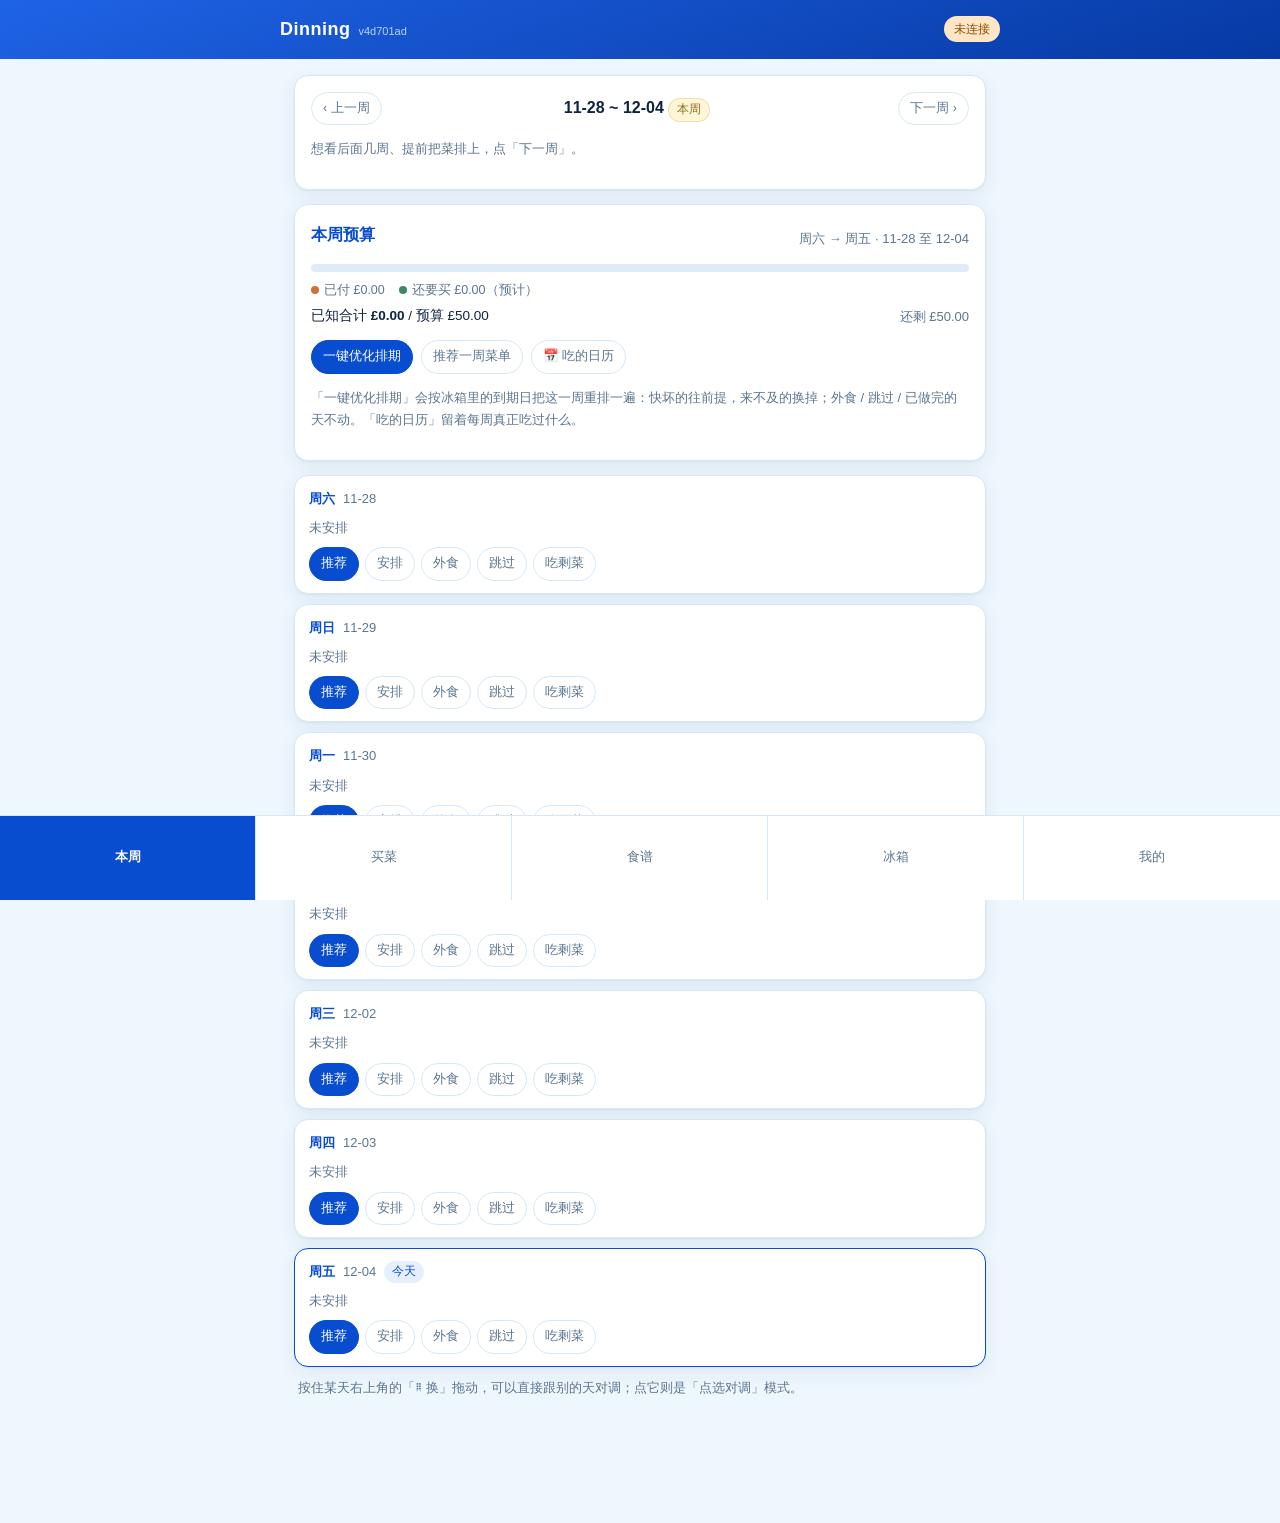
<file: index.html>
<!DOCTYPE html>
<html lang="zh-CN">
<head>
<meta charset="UTF-8">
<meta name="viewport" content="width=device-width, initial-scale=1">
<title>Dinning</title>
<meta http-equiv="refresh" content="0; url=./app/">
</head>
<body>
<p>正在跳转到 <a href="./app/">Dinning 应用</a>…</p>
<script>location.replace("./app/");</script>
</body>
</html>
</file>
<file: app/styles.css>
:root {
  --bg: #eef7fe;
  --card: #ffffff;
  --ink: #0f2440;
  --muted: #5b7590;
  --line: #d5e8f8;
  --accent: #084ccf;
  --accent-soft: #e6effd; /* 主色浅底：选中态、待办标签 */
  --accent-deep: #0639a3; /* 主色深一档：顶栏渐变、强调 */
  --green: #2f6b4f;
  --red: #b3261e;
  --radius: 14px;
  --shadow: 0 1px 2px rgba(15, 36, 64, .05), 0 6px 20px rgba(15, 36, 64, .07);
}

* { box-sizing: border-box; }
html { -webkit-text-size-adjust: 100%; }
body {
  margin: 0;
  background: var(--bg);
  color: var(--ink);
  font-family: -apple-system, BlinkMacSystemFont, "PingFang SC", "Microsoft YaHei", "Noto Sans CJK SC", sans-serif;
  font-size: 16px;
  line-height: 1.7;
  padding-bottom: calc(min(20vw, 84px) + 16px);
}

.topbar {
  position: sticky;
  top: 0;
  z-index: 20;
  background: linear-gradient(160deg, #1f63e6, var(--accent-deep));
  color: #fff;
  padding: 14px 16px;
}
.topbar-inner { max-width: 720px; margin: 0 auto; display: flex; align-items: center; justify-content: space-between; }
.topbar h1 { margin: 0; font-size: 18px; letter-spacing: .5px; }
.build { margin-left: 8px; font-size: 11px; font-weight: 400; opacity: .72; letter-spacing: 0; }
.badge { font-size: 12px; padding: 3px 10px; border-radius: 999px; background: rgba(255,255,255,.18); }
.badge.good { background: #cfe9d8; color: #1d4a33; }
.badge.warn { background: #ffe6c7; color: #8a4b04; }
.badge.bad { background: #ffd9d6; color: #8c1d16; }

.view { max-width: 720px; margin: 0 auto; padding: 16px 14px 24px; }

.card {
  background: var(--card);
  border: 1px solid var(--line);
  border-radius: var(--radius);
  box-shadow: var(--shadow);
  padding: 16px;
  margin-bottom: 14px;
}
.card h2 { margin: 0 0 10px; font-size: 16px; color: var(--accent); }

.row { display: flex; align-items: center; gap: 10px; }
.row.between { justify-content: space-between; }
.row.end { justify-content: flex-end; }
.muted { color: var(--muted); font-size: 13px; }
.warn { color: var(--accent); }
.over-text { color: var(--red); }
.done { color: var(--green); }

button { font: inherit; cursor: pointer; }
button.primary { background: var(--accent); color: #fff; border: none; border-radius: 999px; padding: 9px 16px; font-size: 14px; }
button.secondary { background: #fff; color: var(--muted); border: 1px solid var(--line); border-radius: 999px; padding: 9px 16px; font-size: 14px; }
button.mini { font-size: 12.5px; padding: 5px 11px; border-radius: 999px; border: 1px solid var(--line); background: #fff; color: var(--muted); }
button.mini.primary { background: var(--accent); color: #fff; border-color: var(--accent); }
button.mini.danger-mini { color: var(--red); border-color: #f0c7c3; }
button.danger { background: #fff; color: var(--red); border: 1px solid #f0c7c3; border-radius: 999px; padding: 9px 16px; font-size: 14px; margin-right: auto; }
.fridge-item { cursor: pointer; }
.log-item { display: flex; gap: 10px; align-items: flex-start; padding: 10px 2px; border-bottom: 1px dashed #e7f0f9; }
.log-item:last-child { border-bottom: none; }
.log-msg { font-size: 14px; }
.exp-expired { color: var(--red); font-weight: 600; }
.exp-soon { color: var(--accent); font-weight: 600; }
.conflict-item { display: flex; gap: 10px; align-items: flex-start; padding: 10px 2px; border-bottom: 1px dashed #e7f0f9; }
.conflict-item:last-child { border-bottom: none; }
.ing-row { display: flex; gap: 8px; align-items: center; padding: 7px 0; border-bottom: 1px dashed #e7f0f9; }
.ing-row:last-child { border-bottom: none; }
.store-row { display: flex; gap: 8px; align-items: center; padding: 7px 0; border-bottom: 1px dashed #e7f0f9; }
.store-row:last-child { border-bottom: none; }
.store-row .ing-name { flex: 1; font-size: 14px; }
.store-row select { width: 8.5em; padding: 6px 8px; }
.ing-row .ing-name { flex: 1; font-size: 14px; min-width: 0; }
.ing-row input[type="number"], .ing-row input[type="text"] { width: 5.5em; padding: 6px 8px; }
.ing-row input.unit-input { width: 4em; }
.ing-row select.unit-input { width: 4.6em; flex: 0 0 auto; padding: 6px 8px; }
.ing-row input[type="number"] { width: 4.6em; }
.ing-row select { flex: 1; }
.chips { display: flex; gap: 6px; overflow-x: auto; padding: 10px 0 2px; }
.chips::-webkit-scrollbar { display: none; }
.pick-list { display: grid; grid-template-columns: 1fr 1fr; gap: 6px; margin: 8px 0 10px; }
.pick-list:empty { display: none; }
.pick { display: flex; justify-content: space-between; align-items: baseline; gap: 6px; text-align: left; font-size: 13.5px; padding: 8px 10px; border-radius: 9px; border: 1px solid var(--line); background: #fff; color: var(--ink); }
.pick.active { border-color: var(--accent); background: var(--accent-soft); }
.pick .muted { font-size: 11.5px; }
.chip { flex: 0 0 auto; font-size: 12.5px; padding: 5px 12px; border-radius: 999px; border: 1px solid var(--line); background: #fff; color: var(--muted); }
.chip.active { background: var(--accent); color: #fff; border-color: var(--accent); }
.chip .muted { color: inherit; opacity: .68; font-size: 11px; }
/* 日志可能很长，固定高度内部滚动，别把整页撑开 */
.log-list { max-height: min(46vh, 320px); overflow-y: auto; -webkit-overflow-scrolling: touch; }
.actions { display: flex; flex-wrap: wrap; gap: 8px; margin-top: 12px; }

.bar { height: 8px; background: #dfebf7; border-radius: 999px; overflow: hidden; margin: 6px 0 8px; }
.bar i { display: block; height: 100%; background: linear-gradient(90deg, #2f6b4f, #4f9a72); }
/* 预算条：已付那一段用琥珀色，还要买的那段绿色，超支整条变红（over 放最后，优先级最高） */
.bar i.paid { background: linear-gradient(90deg, #084ccf, #e0a05a); }
.bar i.estimate { background: linear-gradient(90deg, #2f6b4f, #4f9a72); }
.bar i.over { background: linear-gradient(90deg, #b3261e, #e05a4a); }
.legend { display: flex; gap: 14px; font-size: 12.5px; margin: 0 0 4px; }
.legend .dot { display: inline-block; width: 8px; height: 8px; border-radius: 50%; margin-right: 5px; }
.legend .dot.paid { background: #d0703a; }
.legend .dot.estimate { background: #3f8663; }
.legend .dot.ok { background: var(--green); }
.legend .dot.soon { background: #d98324; }
.legend .dot.expired { background: var(--red); }
.legend .dot.unknown { background: #c9d9e9; }

/* 食材按新鲜度上色：左边一条色带，扫一眼就知道先吃哪个 */
.fridge-item { border-left: 3px solid transparent; padding-left: 9px; }
.fridge-item.fresh-ok { border-left-color: var(--green); }
.fridge-item.fresh-soon { border-left-color: #d98324; background: #fffaf2; }
.fridge-item.fresh-expired { border-left-color: var(--red); background: #fff6f5; }
.fridge-item.fresh-unknown { border-left-color: #dbe8f4; }

/* 一行单选（采购点 / 位置 / 日期类型）：点一下就是选中，不用先展开下拉 */
.radio-row { display: flex; flex-wrap: wrap; gap: 6px; margin: 6px 0 2px; }
.radio-row .chip { cursor: pointer; }
.field { display: block; margin: 10px 0 2px; }
.field-label { display: block; font-size: 13px; color: var(--muted); margin-bottom: 2px; }

/* 冰箱库存的分组头：点一下折叠/展开 */
.group-head {
  display: flex;
  align-items: center;
  justify-content: space-between;
  width: 100%;
  gap: 8px;
  margin: 10px 0 2px;
  padding: 8px 10px;
  font: inherit;
  font-size: 13.5px;
  font-weight: 600;
  color: var(--ink);
  background: #eef7fe;
  border: 1px solid var(--line);
  border-radius: 10px;
  cursor: pointer;
}
.group-head .muted { font-weight: 400; }
.over-line { color: var(--red); font-size: 13px; font-weight: 600; margin: 4px 0 0; }
.budget-row { justify-content: space-between; font-size: 13.5px; }

.days { display: flex; flex-direction: column; gap: 10px; }
.day-card { background: var(--card); border: 1px solid var(--line); border-radius: var(--radius); box-shadow: var(--shadow); padding: 12px 14px; }
.day-card.today { border-color: var(--accent); }
.day-head { display: flex; align-items: center; gap: 8px; font-size: 13px; color: var(--muted); }
.day-name { font-weight: 600; color: var(--accent); }
.today-tag { background: var(--accent-soft); color: var(--accent); font-size: 11.5px; padding: 1px 8px; border-radius: 999px; }
.day-body { margin: 4px 0 8px; font-size: 15px; }
.day-actions { display: flex; flex-wrap: wrap; gap: 6px; }

/* 本周拖动/对调：日期栏右边那个「⠿ 换」既是拖动把手，也是点选对调的入口 */
.day-head-right { margin-left: auto; display: flex; align-items: center; }
.drag-grip {
  font: inherit;
  font-size: 11.5px;
  padding: 3px 10px;
  border-radius: 999px;
  border: 1px solid var(--line);
  background: #fff;
  color: var(--muted);
  touch-action: none; /* 这一小块不参与滚动，手指按住就能拖 */
  cursor: grab;
}
.drag-grip:active { cursor: grabbing; background: var(--accent-soft); }
.lock-note { font-size: 11px; padding: 3px 8px; }
.day-card.draggable .day-head { cursor: grab; }
.day-card.locked { background: #fbfdff; }
.day-card.dragging { opacity: .45; }
.day-card.drop-target { border-color: var(--accent); background: var(--accent-soft); box-shadow: 0 0 0 2px var(--accent-soft); }
.day-card.swap-armed { border-style: dashed; border-color: var(--accent); }
.day-card.swap-source { border-color: var(--accent); background: var(--accent-soft); }
.swap-row { margin: 0 0 8px; }
.swap-banner { border-color: var(--accent); background: var(--accent-soft); }
.swap-banner h2 { color: var(--accent); }
.drag-hint { margin: 10px 4px 0; }
.drag-ghost {
  position: fixed;
  z-index: 80;
  transform: translate(-50%, -50%);
  max-width: 70vw;
  overflow: hidden;
  text-overflow: ellipsis;
  white-space: nowrap;
  background: var(--accent);
  color: #fff;
  font-size: 13px;
  padding: 7px 14px;
  border-radius: 999px;
  box-shadow: 0 6px 18px rgba(15, 36, 64, .3);
  pointer-events: none; /* 不然 elementFromPoint 只会拿到它自己 */
}
body.dragging-day { user-select: none; -webkit-user-select: none; }

.tag { display: inline-block; font-size: 11.5px; padding: 2px 9px; border-radius: 999px; background: #eaf2fa; color: #5b7590; margin-right: 6px; }
.tag.draft { background: #e6effd; color: var(--accent); }
.tag.off { background: transparent; color: #93a9c0; box-shadow: inset 0 0 0 1px #d5e8f8; }
/* 点一下就能补的动作标签（比如库存里的「待补价」） */
button.tag { border: none; font: inherit; font-size: 11.5px; cursor: pointer; }
.tag.todo { background: #e6effd; color: var(--accent); box-shadow: inset 0 0 0 1px #c9dcfb; }
.tag.star { background: #fff6d8; color: #8a6d1a; box-shadow: inset 0 0 0 1px #f0e0b0; }
/* 可点的菜名：点一下进「食材勾选」那一页 */
.link { color: var(--accent); border-bottom: 1px dashed currentColor; cursor: pointer; }

/* 份数滑块：手指能按得准，也不弹输入法 */
.slider-field { margin: 12px 0 6px; }
.slider-field b { color: var(--accent); }
.slider-field input[type="range"] {
  -webkit-appearance: none;
  appearance: none;
  width: 100%;
  height: 30px;
  margin: 4px 0 0;
  background: transparent;
}
.slider-field input[type="range"]::-webkit-slider-runnable-track {
  height: 6px;
  border-radius: 999px;
  background: var(--line);
}
.slider-field input[type="range"]::-webkit-slider-thumb {
  -webkit-appearance: none;
  width: 26px;
  height: 26px;
  margin-top: -10px;
  border-radius: 50%;
  background: var(--accent);
  border: 3px solid #fff;
  box-shadow: 0 1px 4px rgba(0, 0, 0, 0.25);
}
.slider-field input[type="range"]::-moz-range-track {
  height: 6px;
  border-radius: 999px;
  background: var(--line);
}
.slider-field input[type="range"]::-moz-range-thumb {
  width: 22px;
  height: 22px;
  border-radius: 50%;
  background: var(--accent);
  border: 3px solid #fff;
}
.slider-ticks { display: flex; justify-content: space-between; font-size: 11px; color: var(--muted); }
.tags { margin-top: 6px; }

.list-heading { font-size: 13px; color: var(--accent); letter-spacing: .5px; margin: 14px 0 6px; font-weight: 600; }
.plain-list { list-style: none; margin: 0; padding: 0; }
.shop-item, .fridge-item { display: flex; gap: 10px; align-items: flex-start; padding: 10px 2px; border-bottom: 1px dashed #e7f0f9; }
.shop-item:last-child, .fridge-item:last-child { border-bottom: none; }
.shop-main { flex: 1; min-width: 0; }
.shop-name { font-size: 15px; }
.shop-sub { font-size: 12.5px; }
.shop-item.bought .shop-name { color: #93a9c0; text-decoration: line-through; }

input[type="checkbox"] { width: 20px; height: 20px; margin: 4px 0 0; accent-color: var(--accent); }

.stepper { display: flex; gap: 6px; }

label { display: flex; flex-direction: column; gap: 5px; font-size: 13px; color: var(--muted); margin-bottom: 10px; }
label.checkline { flex-direction: row; align-items: center; gap: 8px; font-size: 14px; }
input, select, textarea { font: inherit; font-size: 14px; color: var(--ink); background: #fff; border: 1px solid var(--line); border-radius: 9px; padding: 9px 11px; width: 100%; }
.grid2 { display: grid; grid-template-columns: 1fr 1fr; gap: 10px; }
.status-row { font-size: 14px; margin-bottom: 10px; }

.tabbar {
  position: fixed;
  bottom: 0; left: 0; right: 0;
  z-index: 20;
  display: grid;
  grid-template-columns: repeat(5, 1fr);
  background: #fff;
  border-top: 1px solid var(--line);
  padding-bottom: env(safe-area-inset-bottom);
}
.tab {
  height: min(20vw, 84px);
  border: none;
  border-right: 1px solid var(--line);
  background: #fff;
  color: var(--muted);
  font-size: 12.5px;
}
.tab:last-child { border-right: none; }
.tab.active { background: var(--accent); color: #fff; font-weight: 600; }


.modal-backdrop { position: fixed; inset: 0; background: rgba(43,39,36,.45); display: flex; align-items: flex-end; justify-content: center; z-index: 40; }
.modal { background: #fff; width: 100%; max-width: 560px; border-radius: 16px 16px 0 0; padding: 18px 18px calc(18px + env(safe-area-inset-bottom)); max-height: 88vh; overflow: auto; }
.modal h3 { margin: 0 0 12px; font-size: 16px; }
.modal-actions { display: flex; justify-content: flex-end; gap: 8px; margin-top: 14px; }
.modal-body { font-size: 14px; }
.modal-body ul { padding-left: 18px; }

.toast { position: fixed; left: 50%; bottom: 92px; transform: translateX(-50%); background: rgba(43,39,36,.92); color: #fff; font-size: 13.5px; padding: 9px 16px; border-radius: 999px; z-index: 60; }

/* 「吃的日历」：7 列 = 一周（列序跟着设置里的周起点走） */
.cal-head { display: flex; align-items: center; justify-content: space-between; gap: 6px; margin: 4px 0 10px; }
.cal-head b { font-size: 14px; white-space: nowrap; }
.cal-head .mini { font-size: 11.5px; padding: 4px 9px; }
.cal-grid { display: grid; grid-template-columns: repeat(7, 1fr); gap: 3px; }
.cal-dow { text-align: center; font-size: 11px; color: var(--muted); padding-bottom: 2px; }
.cal-cell {
  display: flex;
  flex-direction: column;
  align-items: center;
  gap: 1px;
  min-height: 42px;
  padding: 3px 1px;
  border: 1px solid var(--line);
  border-radius: 8px;
  background: #fff;
  color: var(--ink);
  font: inherit;
  overflow: hidden;
}
.cal-cell .cal-num { font-size: 11.5px; line-height: 1.2; }
.cal-cell .cal-name { font-size: 9.5px; line-height: 1.2; max-width: 100%; white-space: nowrap; overflow: hidden; text-overflow: ellipsis; color: var(--muted); }
.cal-cell.out-month { opacity: .38; }
.cal-cell.cal-cooked { background: #eaf7f0; border-color: #bfe0cd; }
.cal-cell.cal-cooked .cal-name { color: var(--green); }
.cal-cell.cal-eating_out, .cal-cell.cal-skipped, .cal-cell.cal-leftovers { background: #fffaf2; border-color: #f0dcbb; }
.cal-cell.cal-missed { background: #fff6f5; border-color: #f0c7c3; }
.cal-cell.cal-missed .cal-name { color: var(--red); }
.cal-cell.cal-planned { background: var(--accent-soft); border-color: #c9dcfb; }
.cal-cell.today { box-shadow: inset 0 0 0 2px var(--accent); }
.cal-cell.selected { border-color: var(--accent); border-width: 2px; }
.cal-week { margin-top: 2px; }
.cal-week-row { display: flex; gap: 10px; align-items: baseline; padding: 6px 4px; border-bottom: 1px dashed #e7f0f9; cursor: pointer; font-size: 13.5px; }
.cal-week-row:last-child { border-bottom: none; }
.cal-week-row.selected { background: var(--accent-soft); border-radius: 8px; }
.cal-week-day { flex: 0 0 5.6em; color: var(--muted); font-size: 12.5px; }
.cal-week-what { flex: 1; min-width: 0; }

@media (min-width: 620px) {
  .modal-backdrop { align-items: center; }
  .modal { border-radius: 16px; }
}
</file>
